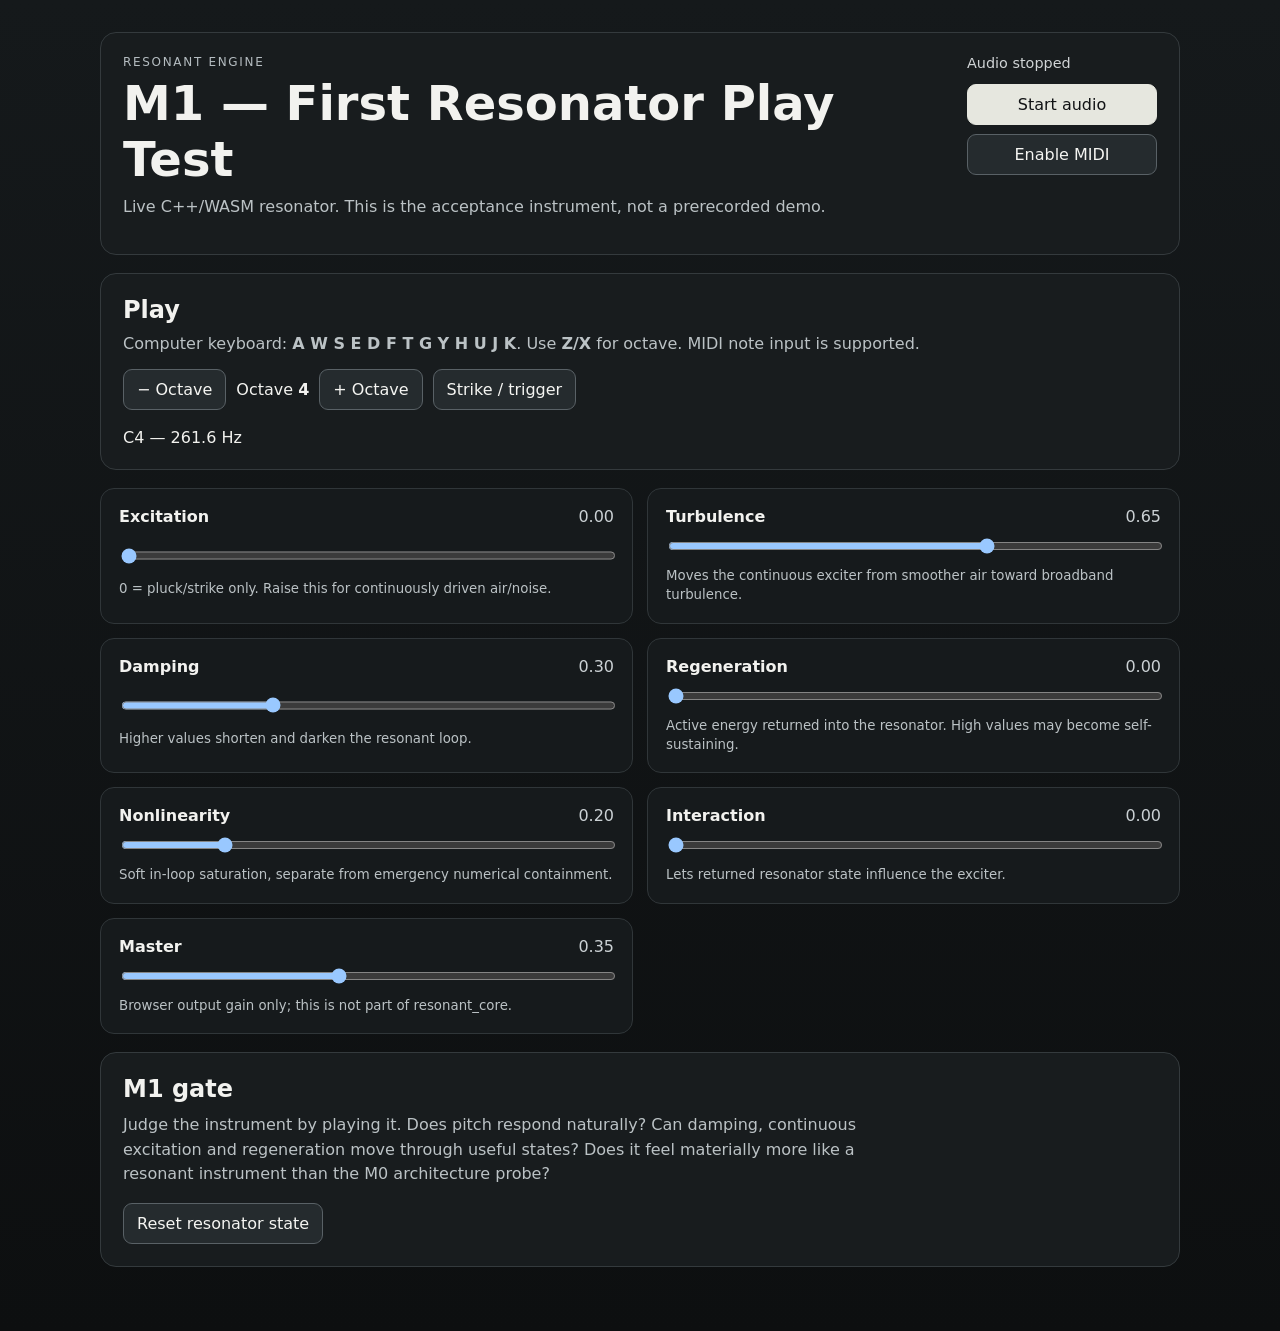
<file: hosts/browser/m1/index.html>
<!doctype html>
<html lang="en">
<head>
  <meta charset="utf-8">
  <meta name="viewport" content="width=device-width, initial-scale=1">
  <title>Resonant Engine — M1 Play Test</title>
  <link rel="stylesheet" href="./style.css">
</head>
<body>
  <main>
    <header>
      <div>
        <p class="eyebrow">Resonant Engine</p>
        <h1>M1 — First Resonator Play Test</h1>
        <p class="lede">Live C++/WASM resonator. This is the acceptance instrument, not a prerecorded demo.</p>
      </div>
      <div class="status-panel">
        <span id="status">Audio stopped</span>
        <button id="start" class="primary">Start audio</button>
        <button id="midi">Enable MIDI</button>
      </div>
    </header>

    <section class="play-panel" aria-labelledby="play-heading">
      <div>
        <h2 id="play-heading">Play</h2>
        <p>Computer keyboard: <strong>A W S E D F T G Y H U J K</strong>. Use <strong>Z/X</strong> for octave. MIDI note input is supported.</p>
      </div>
      <div class="play-actions">
        <button id="octave-down" aria-label="Octave down">− Octave</button>
        <span>Octave <strong id="octave">4</strong></span>
        <button id="octave-up" aria-label="Octave up">+ Octave</button>
        <button id="trigger">Strike / trigger</button>
      </div>
      <p id="note" class="note-readout">C4 — 261.6 Hz</p>
    </section>

    <section class="controls" aria-label="Resonator controls">
      <label>
        <span>Excitation <output data-value-for="excitation">0.00</output></span>
        <input id="excitation" data-param="excitation" type="range" min="0" max="1" step="0.01" value="0">
        <small>0 = pluck/strike only. Raise this for continuously driven air/noise.</small>
      </label>

      <label>
        <span>Turbulence <output data-value-for="turbulence">0.65</output></span>
        <input id="turbulence" data-param="turbulence" type="range" min="0" max="1" step="0.01" value="0.65">
        <small>Moves the continuous exciter from smoother air toward broadband turbulence.</small>
      </label>

      <label>
        <span>Damping <output data-value-for="damping">0.30</output></span>
        <input id="damping" data-param="damping" type="range" min="0" max="1" step="0.01" value="0.30">
        <small>Higher values shorten and darken the resonant loop.</small>
      </label>

      <label>
        <span>Regeneration <output data-value-for="feedback">0.00</output></span>
        <input id="feedback" data-param="feedback" type="range" min="0" max="1.5" step="0.01" value="0">
        <small>Active energy returned into the resonator. High values may become self-sustaining.</small>
      </label>

      <label>
        <span>Nonlinearity <output data-value-for="nonlinearity">0.20</output></span>
        <input id="nonlinearity" data-param="nonlinearity" type="range" min="0" max="1" step="0.01" value="0.20">
        <small>Soft in-loop saturation, separate from emergency numerical containment.</small>
      </label>

      <label>
        <span>Interaction <output data-value-for="interaction">0.00</output></span>
        <input id="interaction" data-param="interaction" type="range" min="0" max="1" step="0.01" value="0">
        <small>Lets returned resonator state influence the exciter.</small>
      </label>

      <label>
        <span>Master <output data-value-for="master">0.35</output></span>
        <input id="master" type="range" min="0" max="0.8" step="0.01" value="0.35">
        <small>Browser output gain only; this is not part of resonant_core.</small>
      </label>
    </section>

    <section class="gate">
      <h2>M1 gate</h2>
      <p>Judge the instrument by playing it. Does pitch respond naturally? Can damping, continuous excitation and regeneration move through useful states? Does it feel materially more like a resonant instrument than the M0 architecture probe?</p>
      <button id="reset">Reset resonator state</button>
    </section>
  </main>
  <script type="module" src="./app.js"></script>
</body>
</html>
</file>
<file: hosts/browser/m1/style.css>
* { box-sizing: border-box; }

:root {
  font-family: Inter, ui-sans-serif, system-ui, -apple-system, BlinkMacSystemFont, "Segoe UI", sans-serif;
  color-scheme: dark;
  background: #111315;
  color: #f2f2ef;
}

body {
  margin: 0;
  min-height: 100vh;
  background: linear-gradient(180deg, #15191b 0%, #0d0f10 100%);
}

main {
  width: min(1080px, calc(100% - 32px));
  margin: 0 auto;
  padding: 32px 0 64px;
}

header,
.play-panel,
.gate {
  border: 1px solid #343a3d;
  background: #181c1e;
  border-radius: 16px;
  padding: 22px;
}

header {
  display: flex;
  justify-content: space-between;
  gap: 24px;
  align-items: flex-start;
}

h1,
h2,
p { margin-top: 0; }

h1 { margin-bottom: 10px; font-size: clamp(1.8rem, 4vw, 3rem); }
h2 { margin-bottom: 10px; }

.eyebrow {
  margin-bottom: 6px;
  text-transform: uppercase;
  letter-spacing: 0.14em;
  font-size: 0.75rem;
  color: #b5bdc1;
}

.lede,
small,
.play-panel p,
.gate p { color: #bbc2c5; }

.status-panel {
  min-width: 190px;
  display: grid;
  gap: 9px;
}

#status {
  min-height: 1.4em;
  font-size: 0.9rem;
  color: #d0d4d6;
}

#status[data-kind="ok"] { color: #b8e4c5; }
#status[data-kind="error"] { color: #ffb4ac; }

button {
  appearance: none;
  border: 1px solid #596166;
  border-radius: 9px;
  background: #252b2e;
  color: #f5f5f2;
  font: inherit;
  padding: 10px 13px;
  cursor: pointer;
}

button:hover { background: #30373a; }
button:disabled { opacity: 0.6; cursor: default; }
button.primary { background: #e6e7df; color: #111315; border-color: #e6e7df; }

.play-panel { margin-top: 18px; }
.play-actions { display: flex; gap: 10px; align-items: center; flex-wrap: wrap; }
.note-readout { margin: 18px 0 0; font-variant-numeric: tabular-nums; color: #f2f2ef !important; }

.controls {
  display: grid;
  grid-template-columns: repeat(2, minmax(0, 1fr));
  gap: 14px;
  margin-top: 18px;
}

.controls label {
  display: grid;
  gap: 10px;
  border: 1px solid #303639;
  border-radius: 14px;
  background: #161a1c;
  padding: 18px;
}

.controls label > span {
  display: flex;
  justify-content: space-between;
  gap: 12px;
  font-weight: 650;
}

output { font-variant-numeric: tabular-nums; font-weight: 500; color: #cbd1d4; }
input[type="range"] { width: 100%; }
small { line-height: 1.45; }

.gate { margin-top: 18px; }
.gate p { max-width: 75ch; line-height: 1.55; }

@media (max-width: 760px) {
  header { display: grid; }
  .status-panel { min-width: 0; }
  .controls { grid-template-columns: 1fr; }
}
</file>
